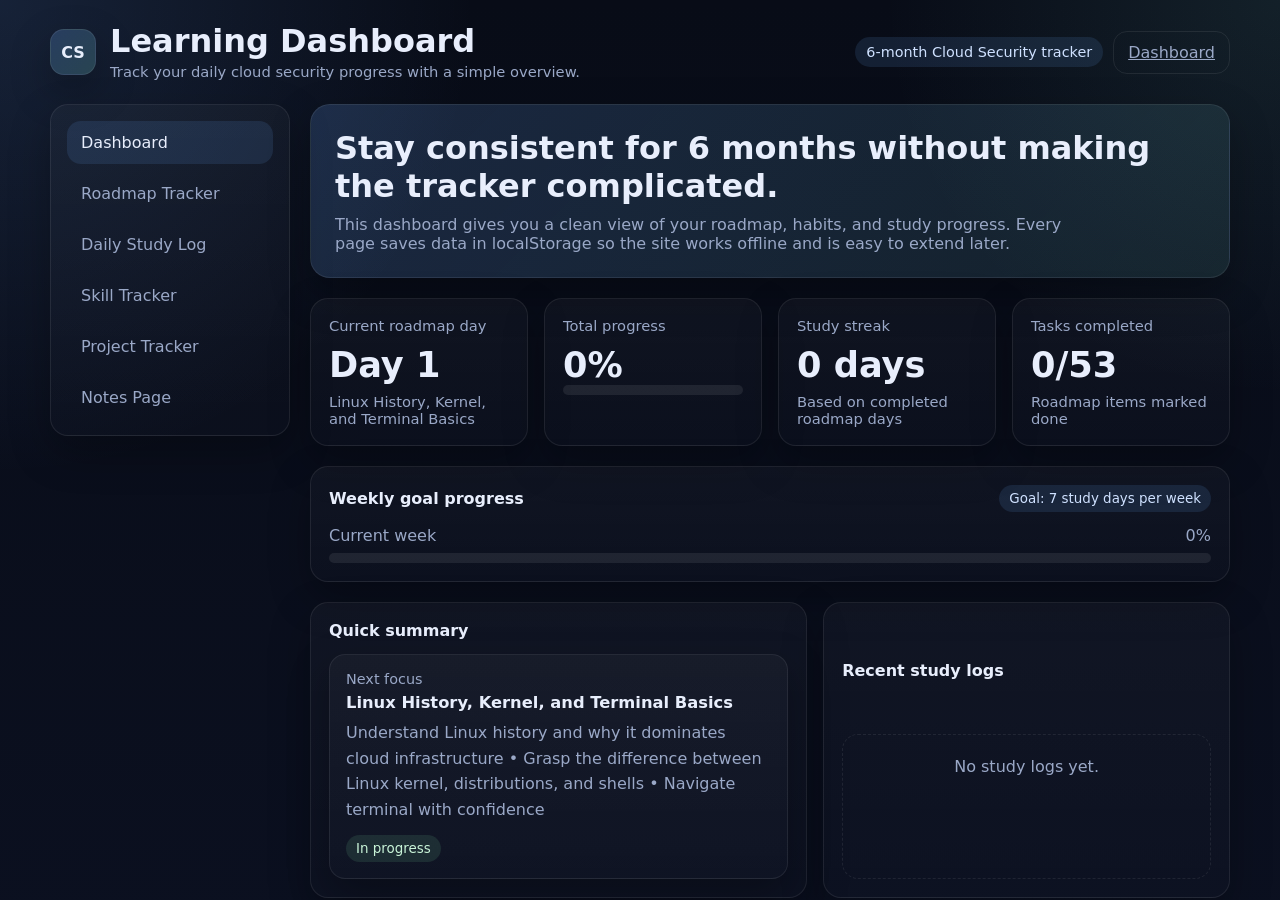
<file: index.html>
<!DOCTYPE html>
<html lang="en">
  <head>
    <meta charset="UTF-8" />
    <meta name="viewport" content="width=device-width, initial-scale=1.0" />
    <meta http-equiv="refresh" content="0; url=dashboard.html" />
    <title>Cloud Security Learning Tracker</title>
    <link rel="stylesheet" href="style.css" />
  </head>
  <body data-page="dashboard">
    <div class="wrapper">
      <div class="hero">
        <h3>Opening the dashboard...</h3>
        <p>If the page does not redirect, open <a href="dashboard.html">dashboard.html</a>.</p>
      </div>
    </div>
  </body>
</html>
</file>
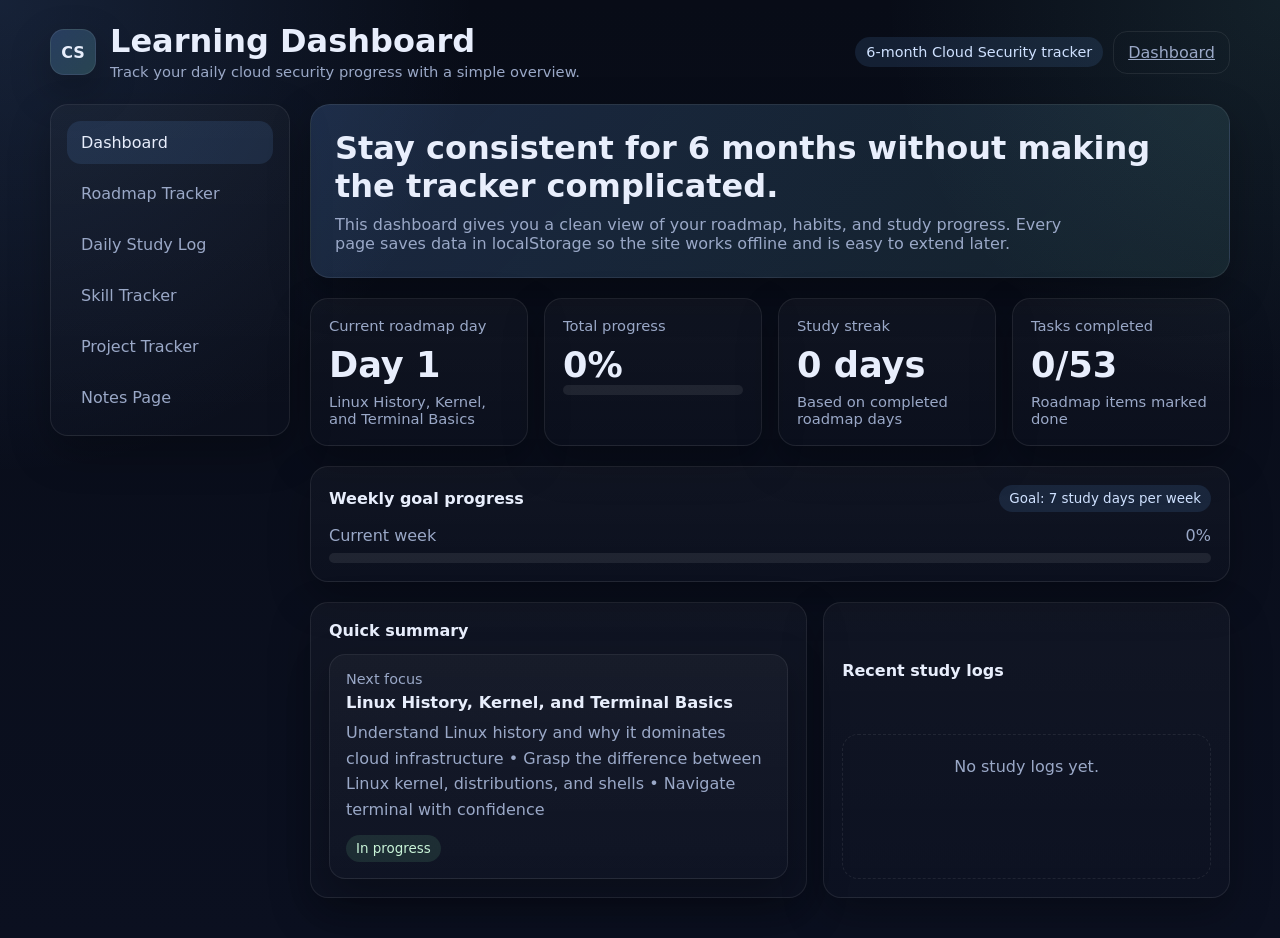
<file: dashboard.html>
<!DOCTYPE html>
<html lang="en">
  <head>
    <meta charset="UTF-8" />
    <meta name="viewport" content="width=device-width, initial-scale=1.0" />
    <title>Dashboard | Cloud Security Learning Tracker</title>
    <link rel="stylesheet" href="style.css" />
    <script defer src="script.js"></script>
  </head>
  <body data-page="dashboard">
    <div id="app"></div>
  </body>
</html>
</file>
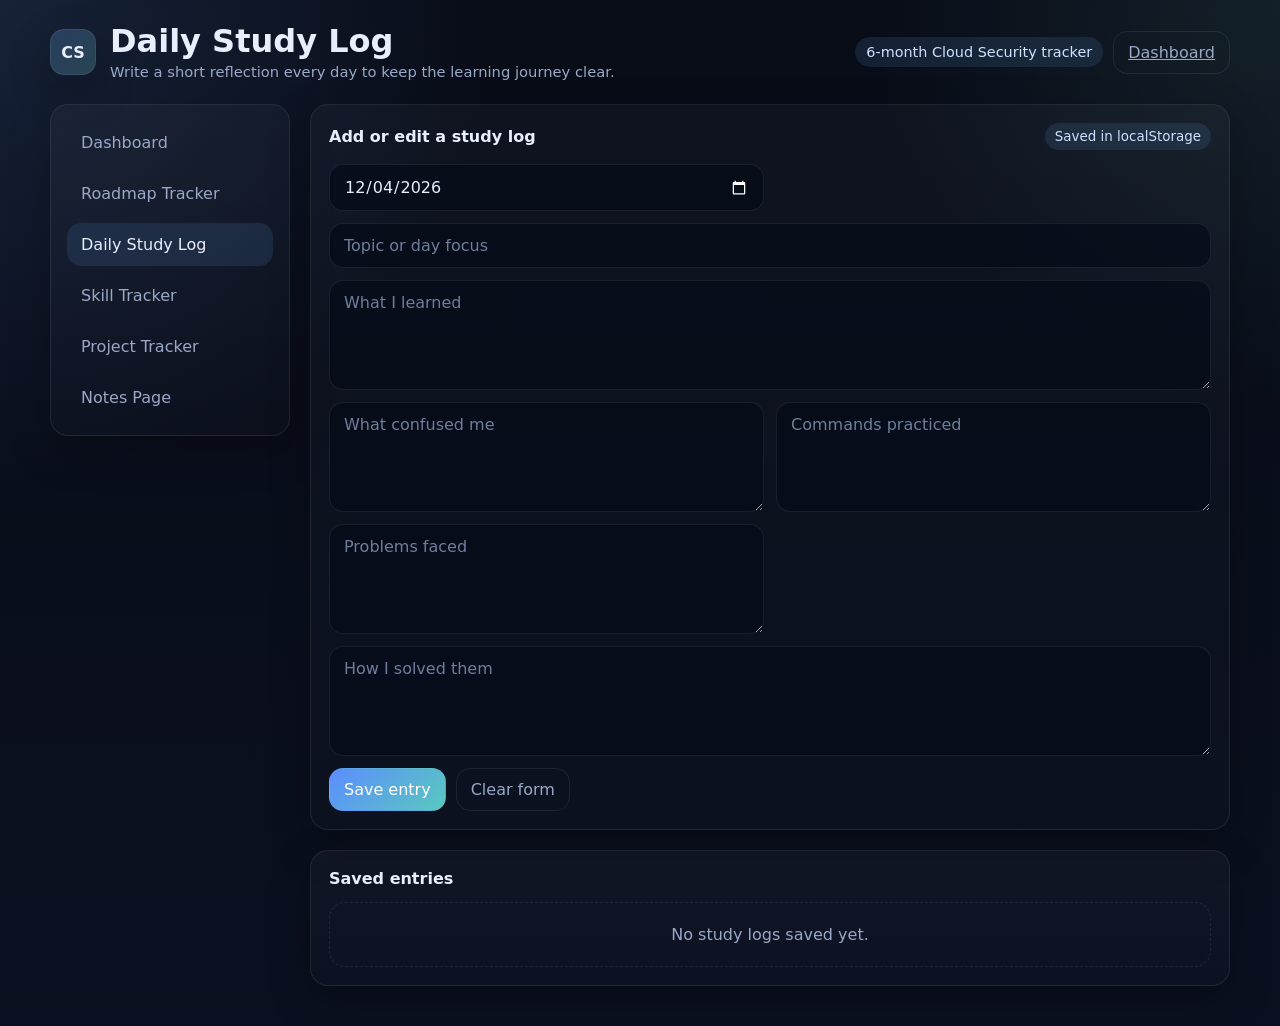
<file: logs.html>
<!DOCTYPE html>
<html lang="en">
  <head>
    <meta charset="UTF-8" />
    <meta name="viewport" content="width=device-width, initial-scale=1.0" />
    <title>Daily Study Log | Cloud Security Learning Tracker</title>
    <link rel="stylesheet" href="style.css" />
    <script defer src="script.js"></script>
  </head>
  <body data-page="logs">
    <div id="app"></div>
  </body>
</html>
</file>
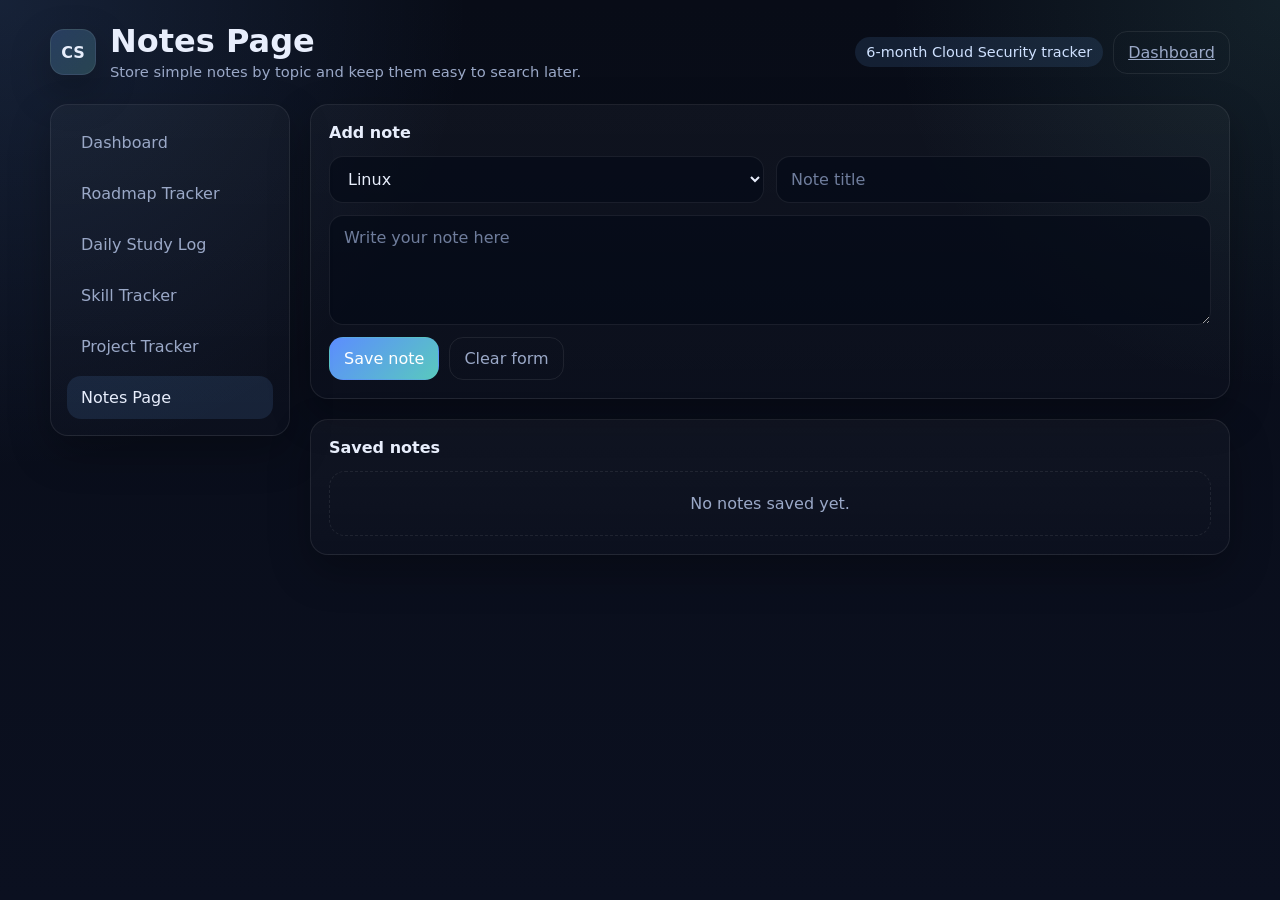
<file: notes.html>
<!DOCTYPE html>
<html lang="en">
  <head>
    <meta charset="UTF-8" />
    <meta name="viewport" content="width=device-width, initial-scale=1.0" />
    <title>Notes | Cloud Security Learning Tracker</title>
    <link rel="stylesheet" href="style.css" />
    <script defer src="script.js"></script>
  </head>
  <body data-page="notes">
    <div id="app"></div>
  </body>
</html>
</file>
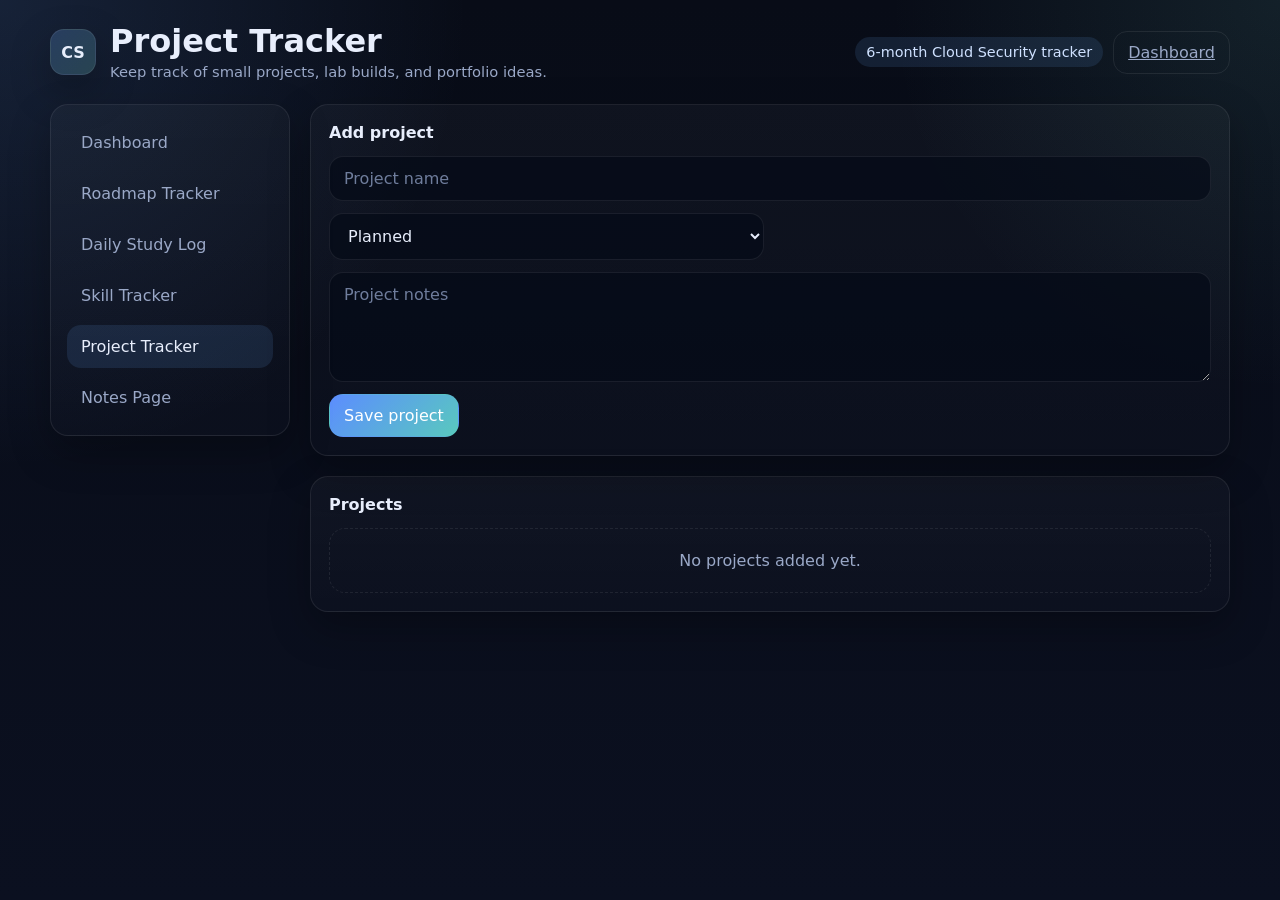
<file: projects.html>
<!DOCTYPE html>
<html lang="en">
  <head>
    <meta charset="UTF-8" />
    <meta name="viewport" content="width=device-width, initial-scale=1.0" />
    <title>Project Tracker | Cloud Security Learning Tracker</title>
    <link rel="stylesheet" href="style.css" />
    <script defer src="script.js"></script>
  </head>
  <body data-page="projects">
    <div id="app"></div>
  </body>
</html>
</file>
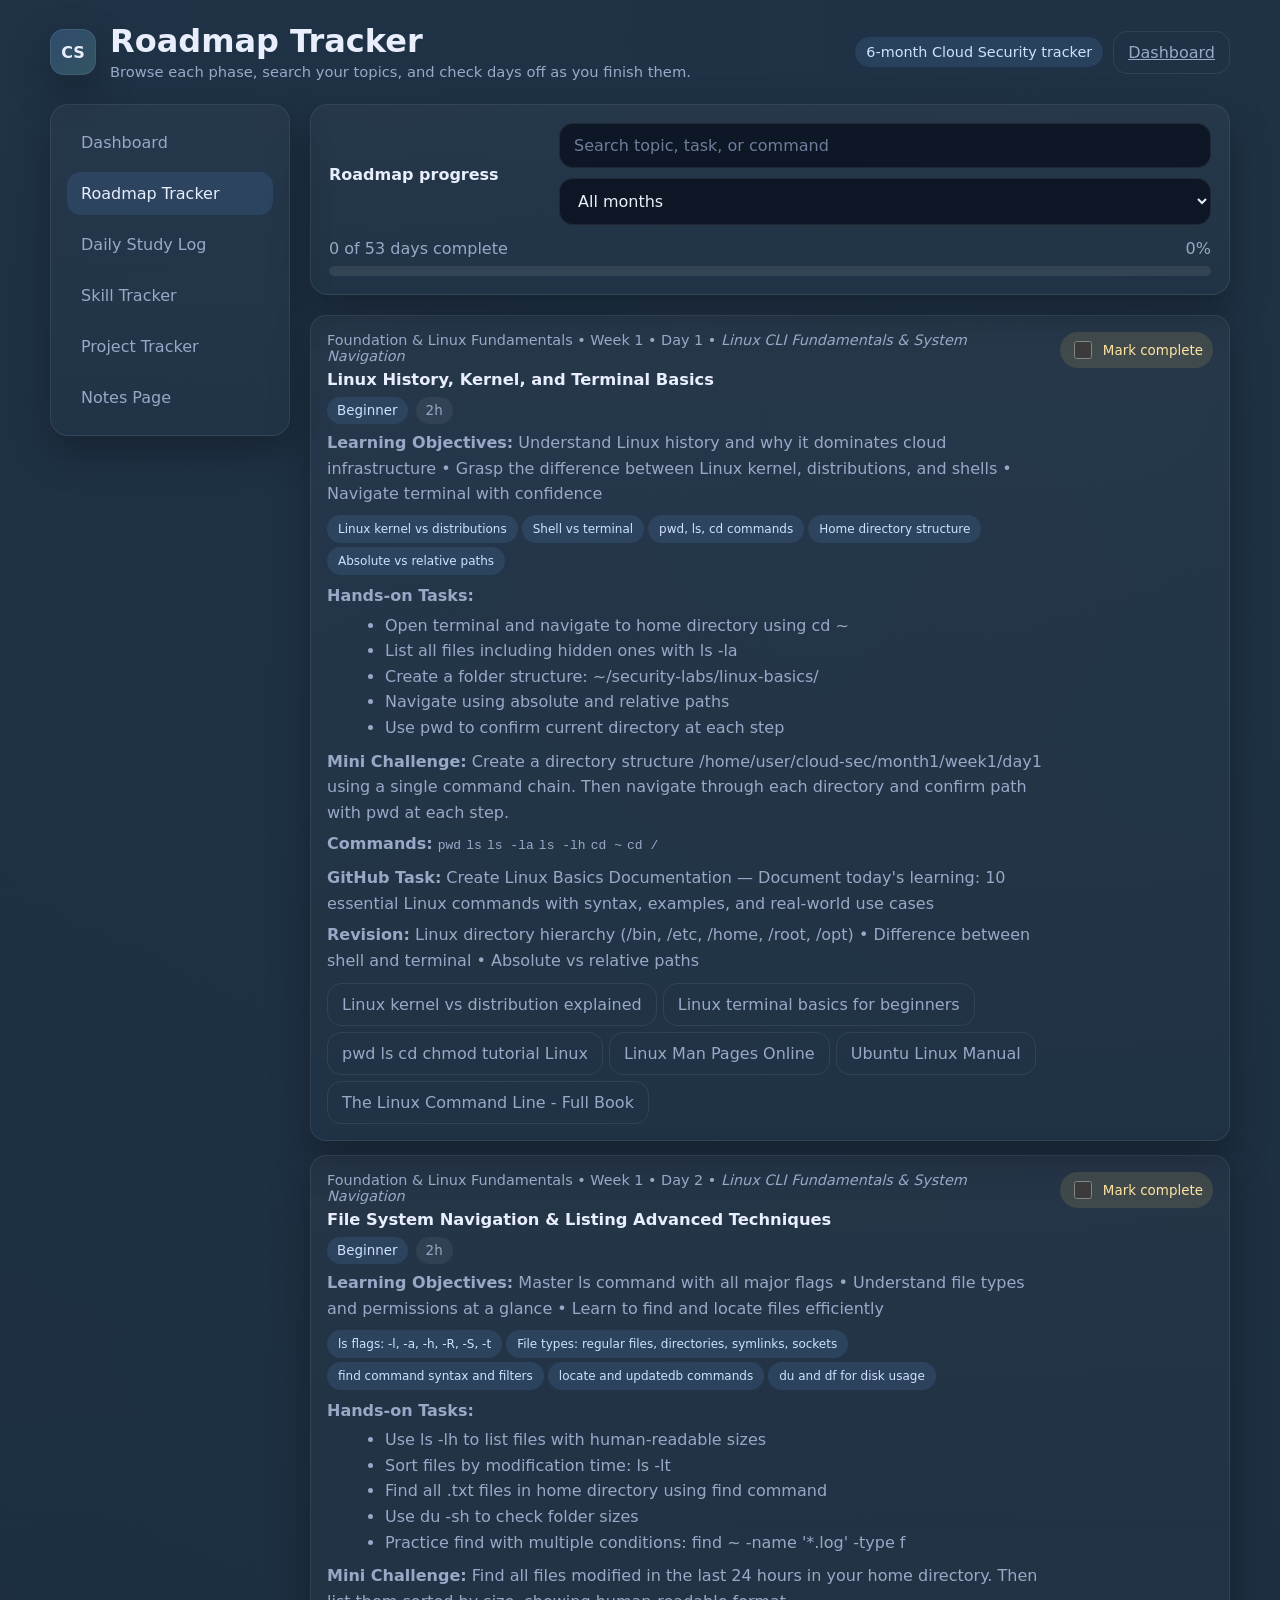
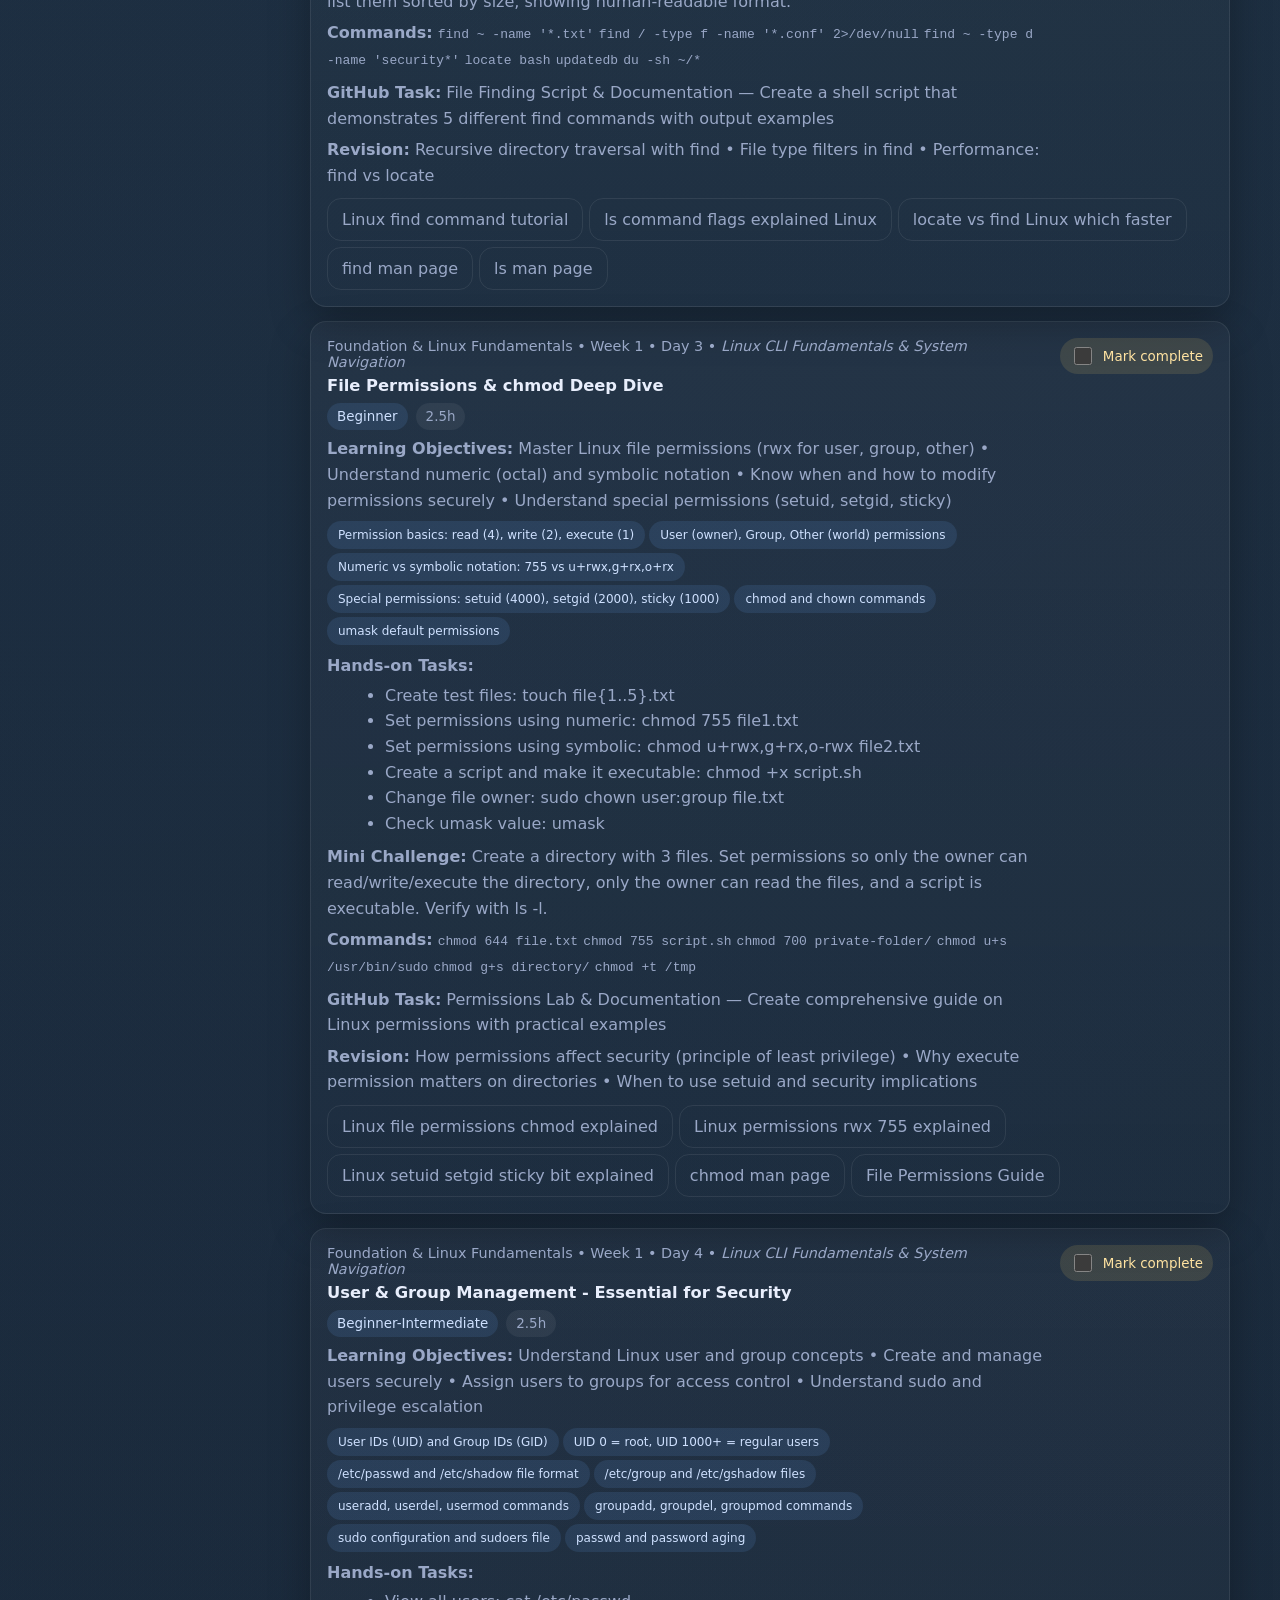
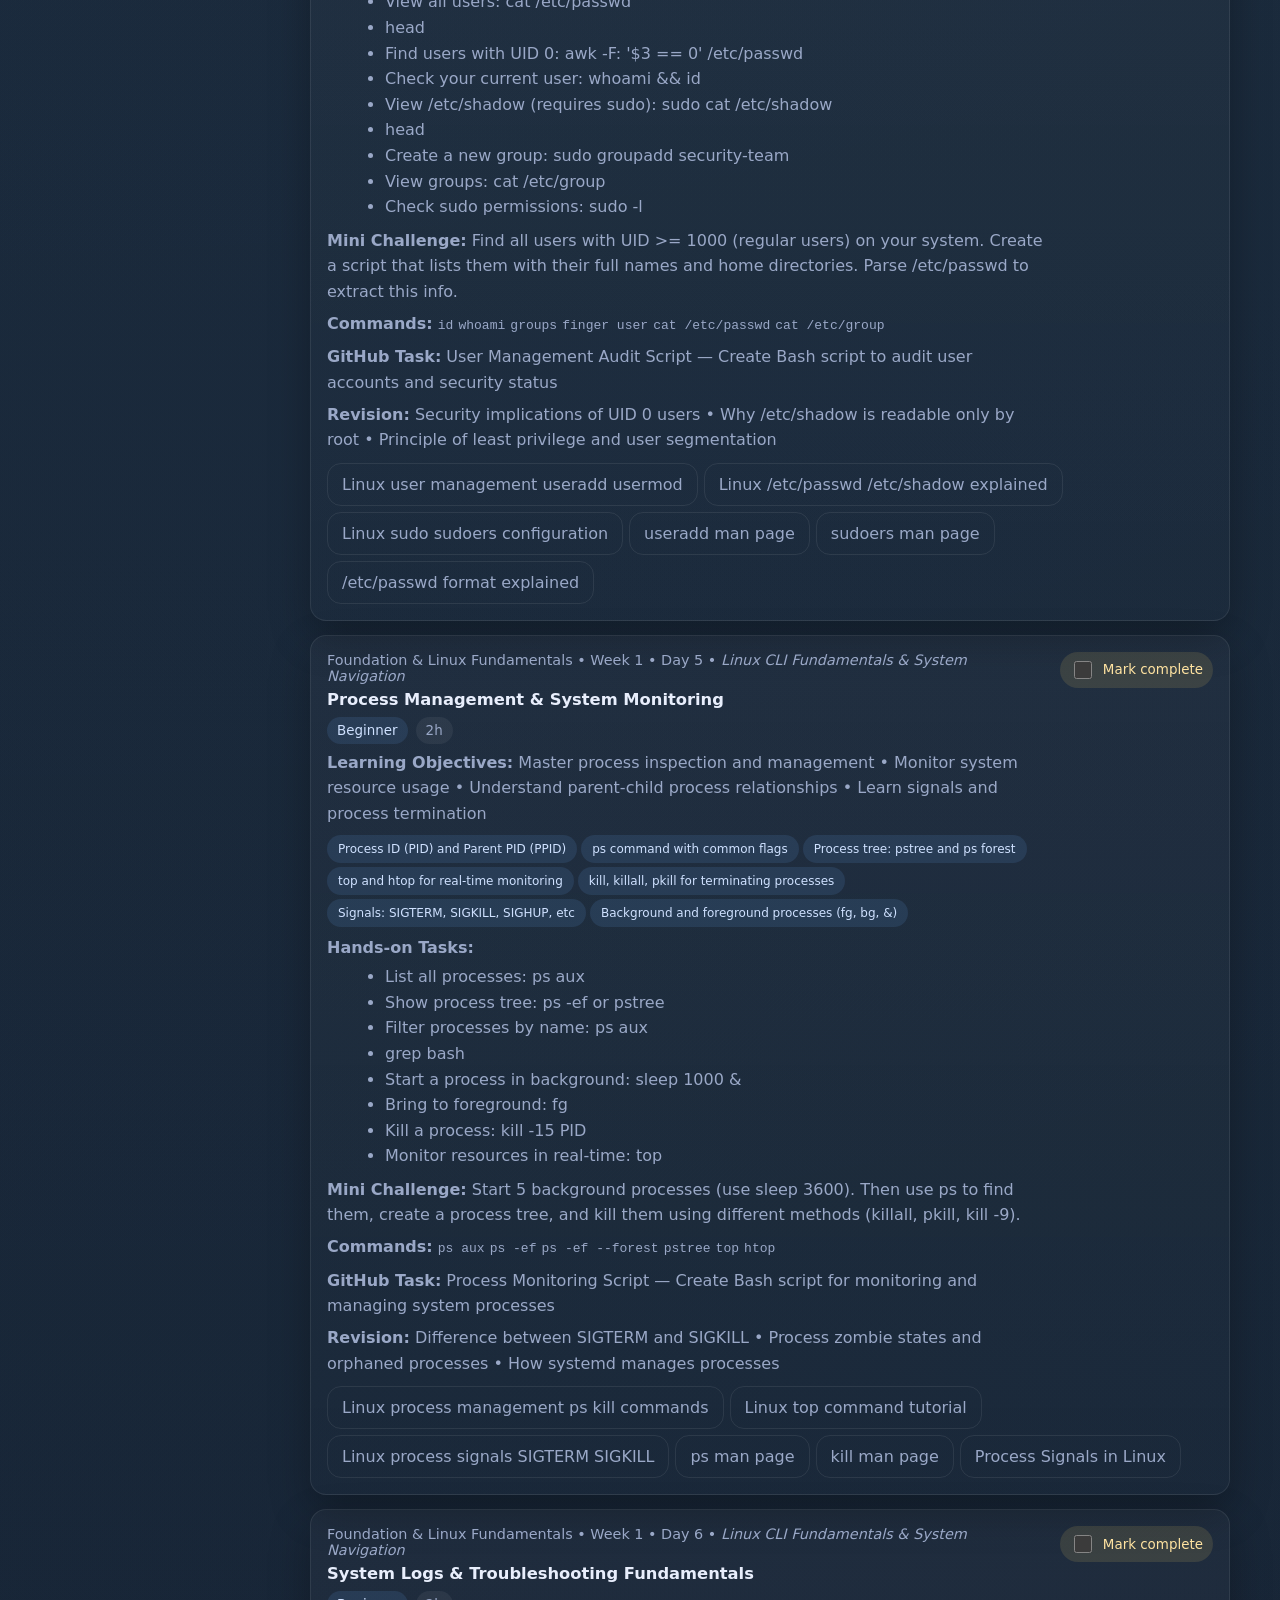
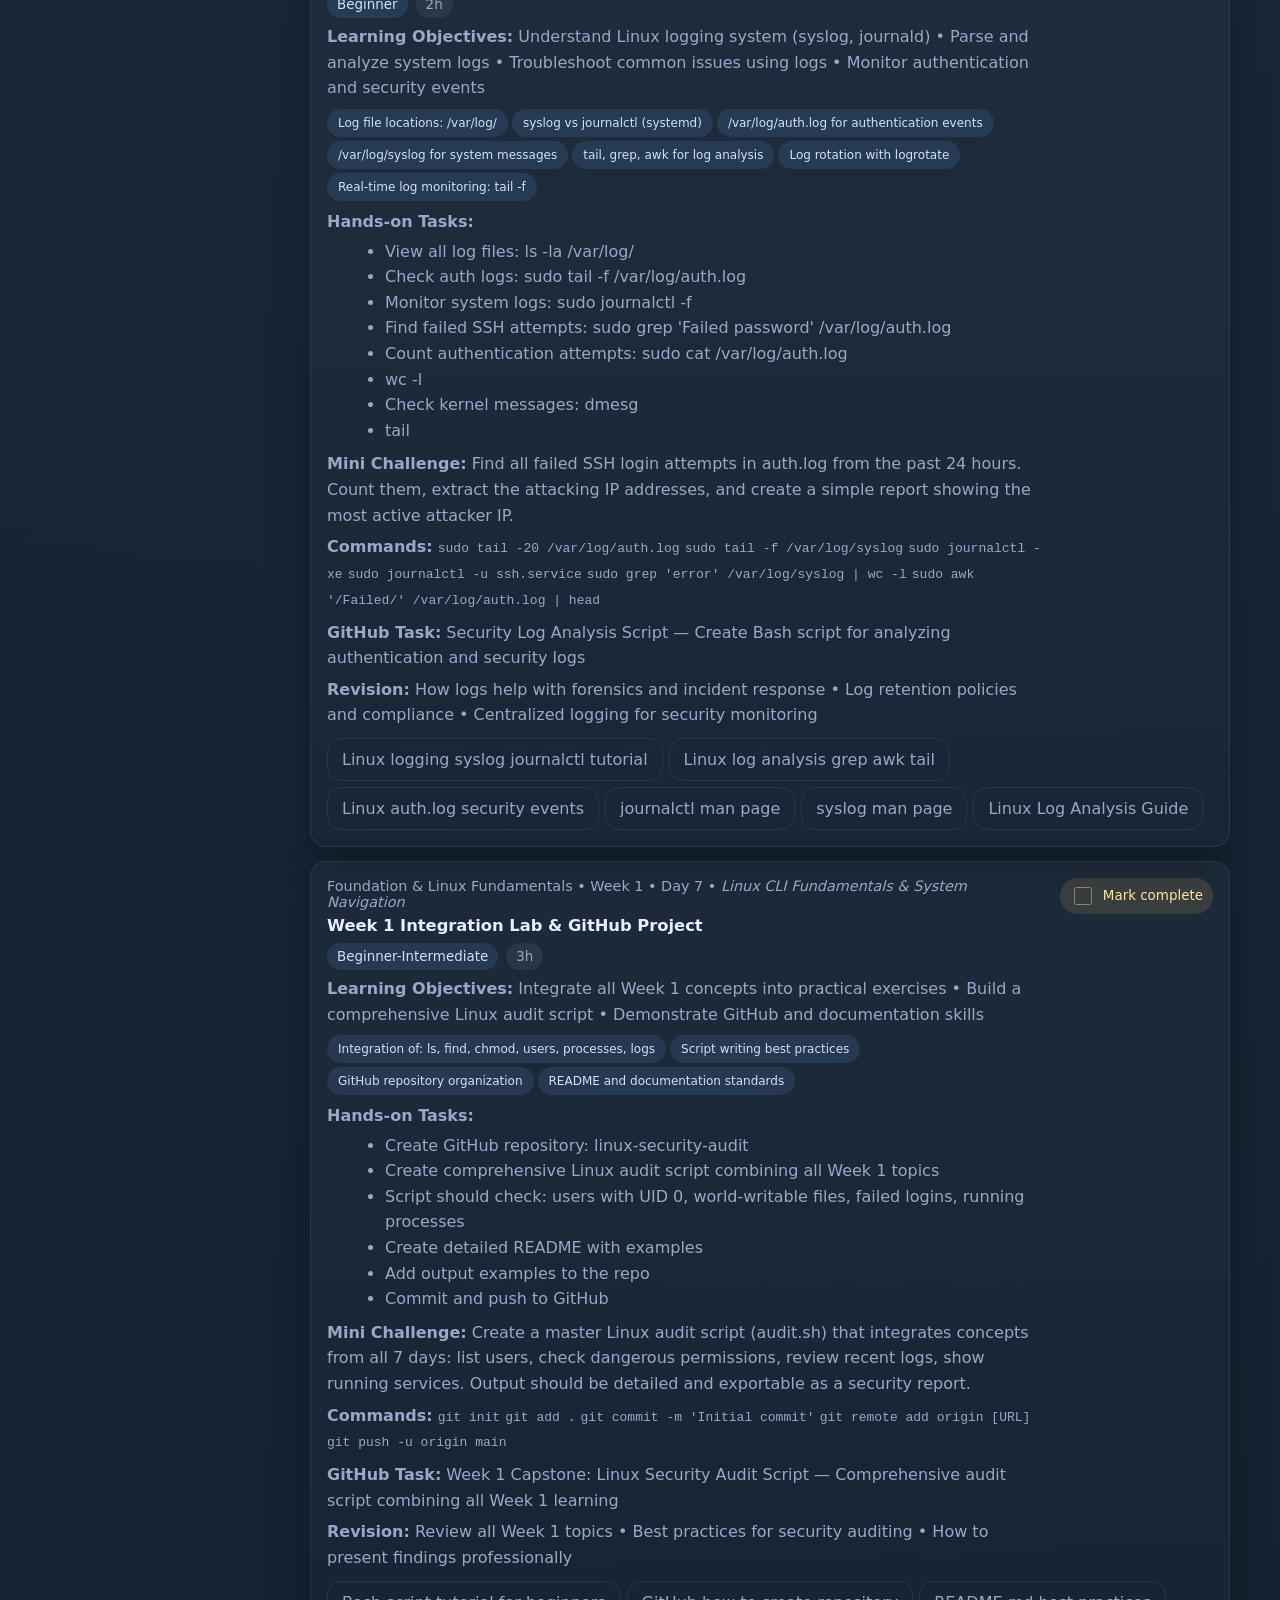
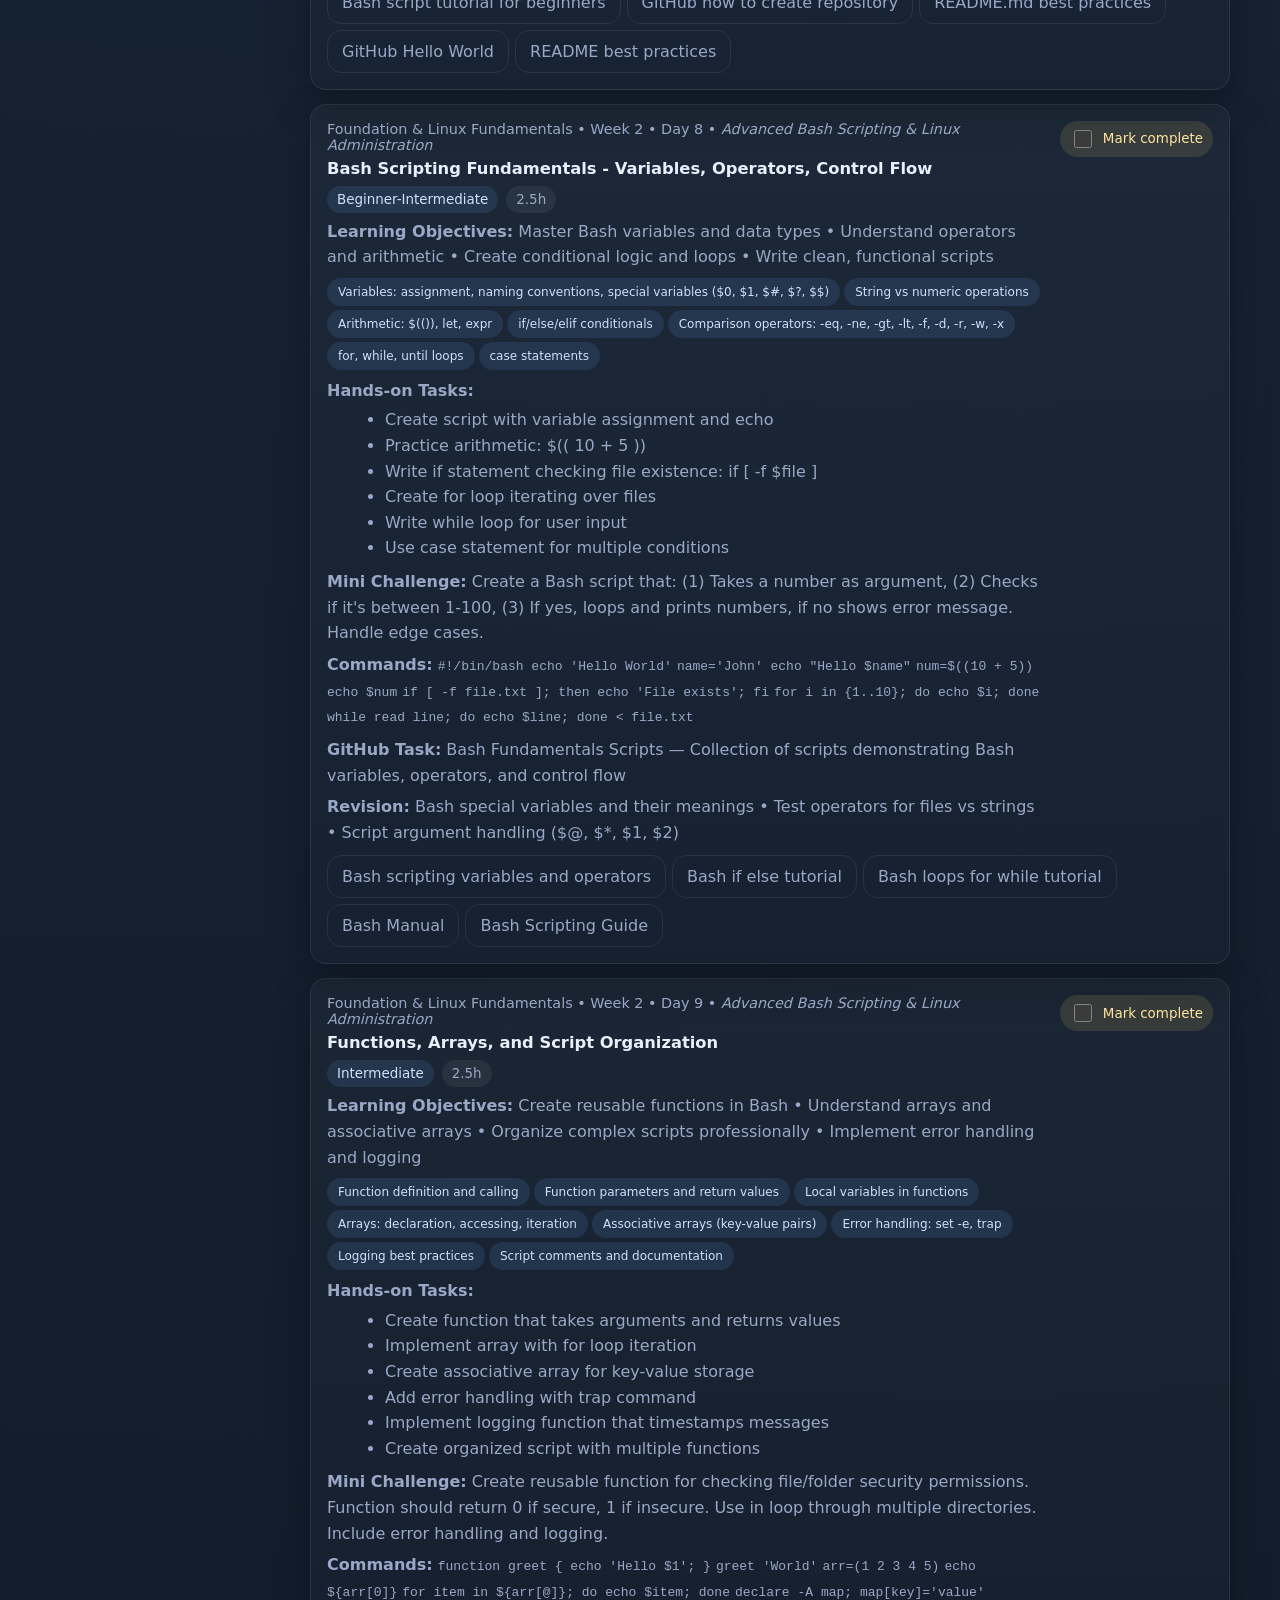
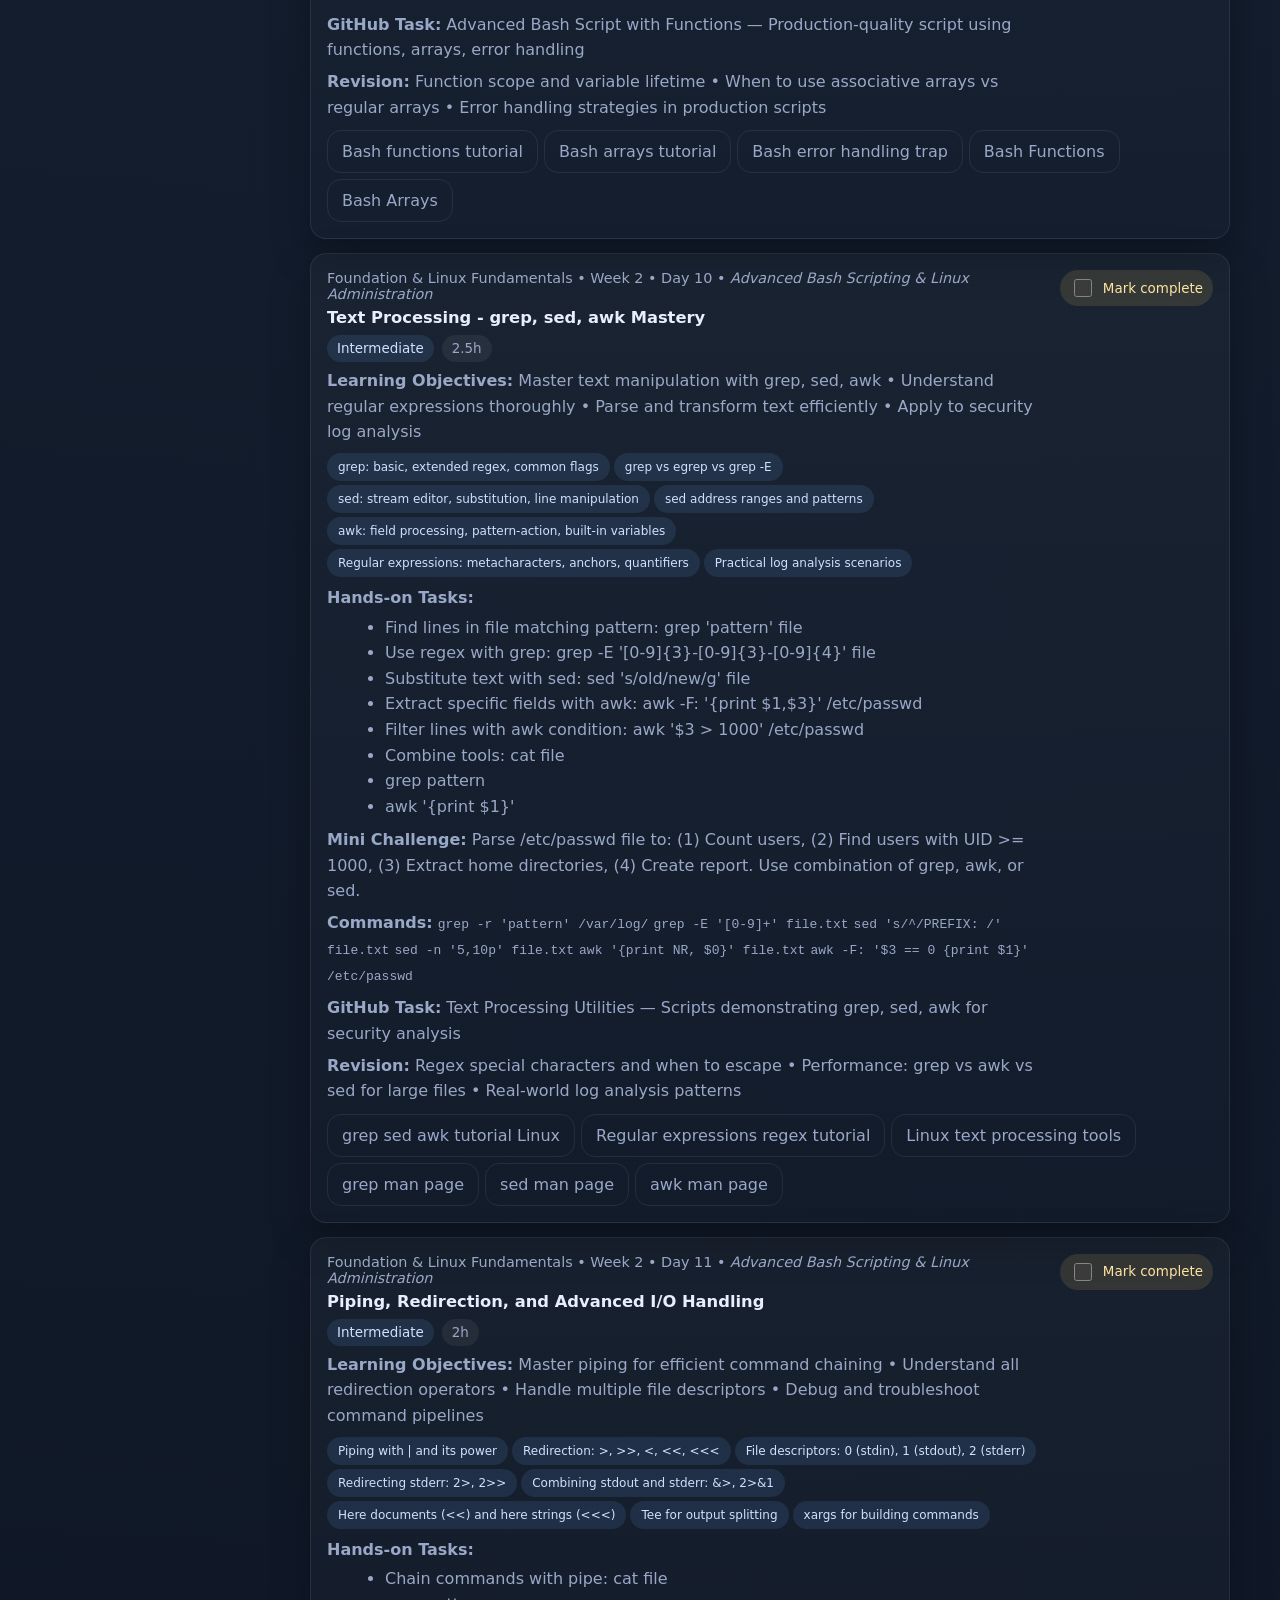
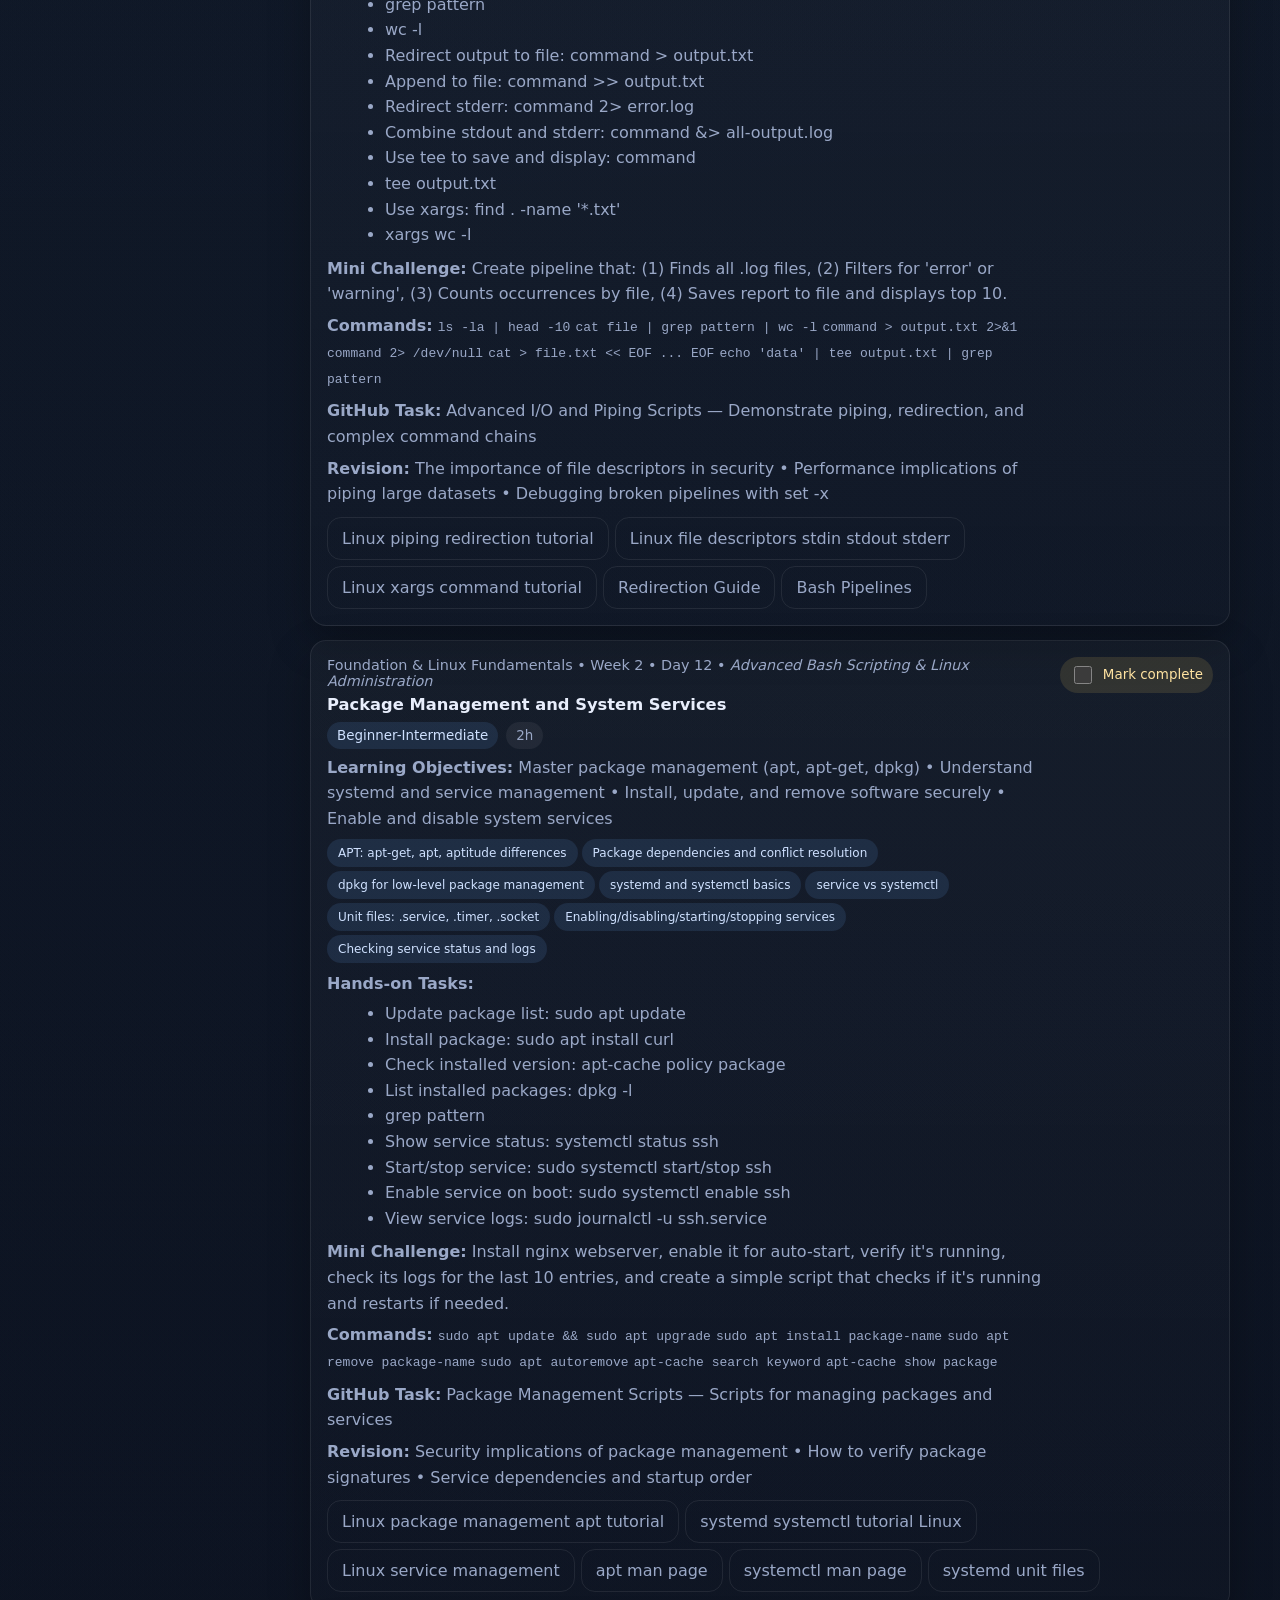
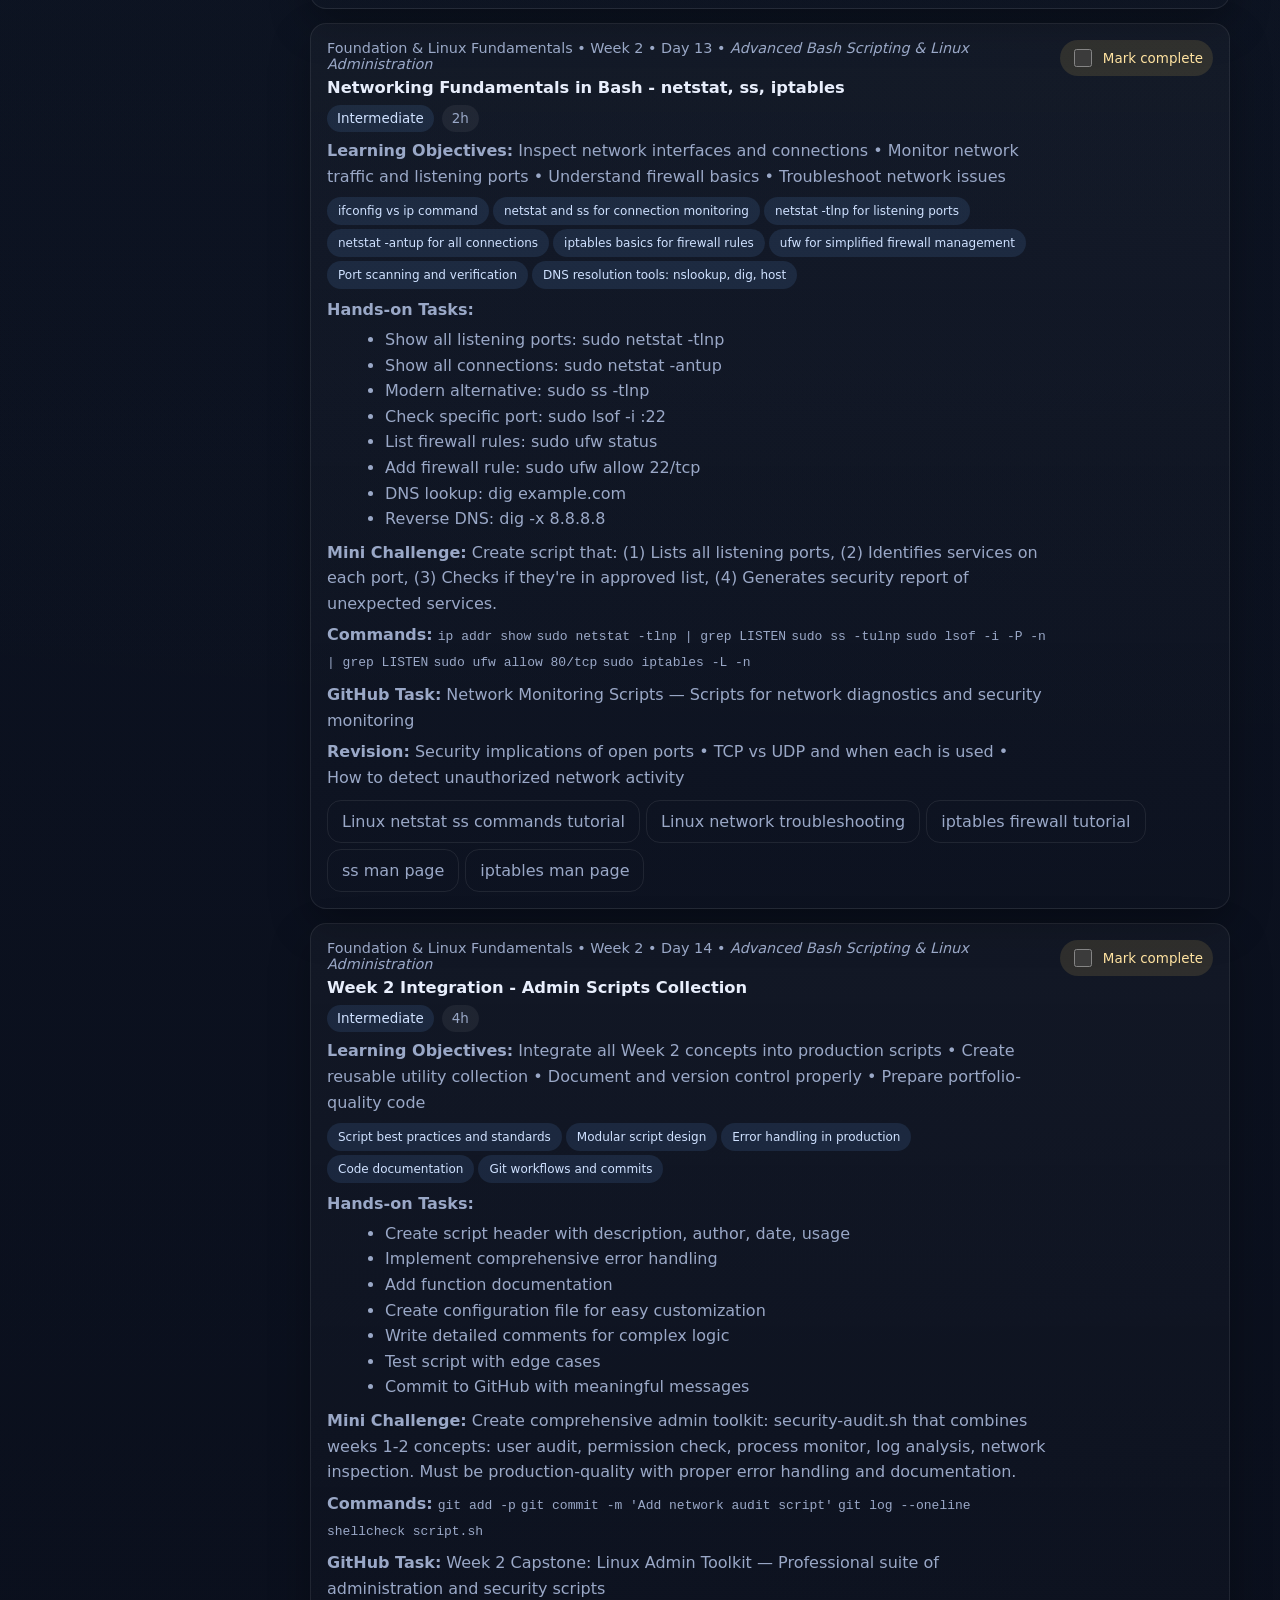
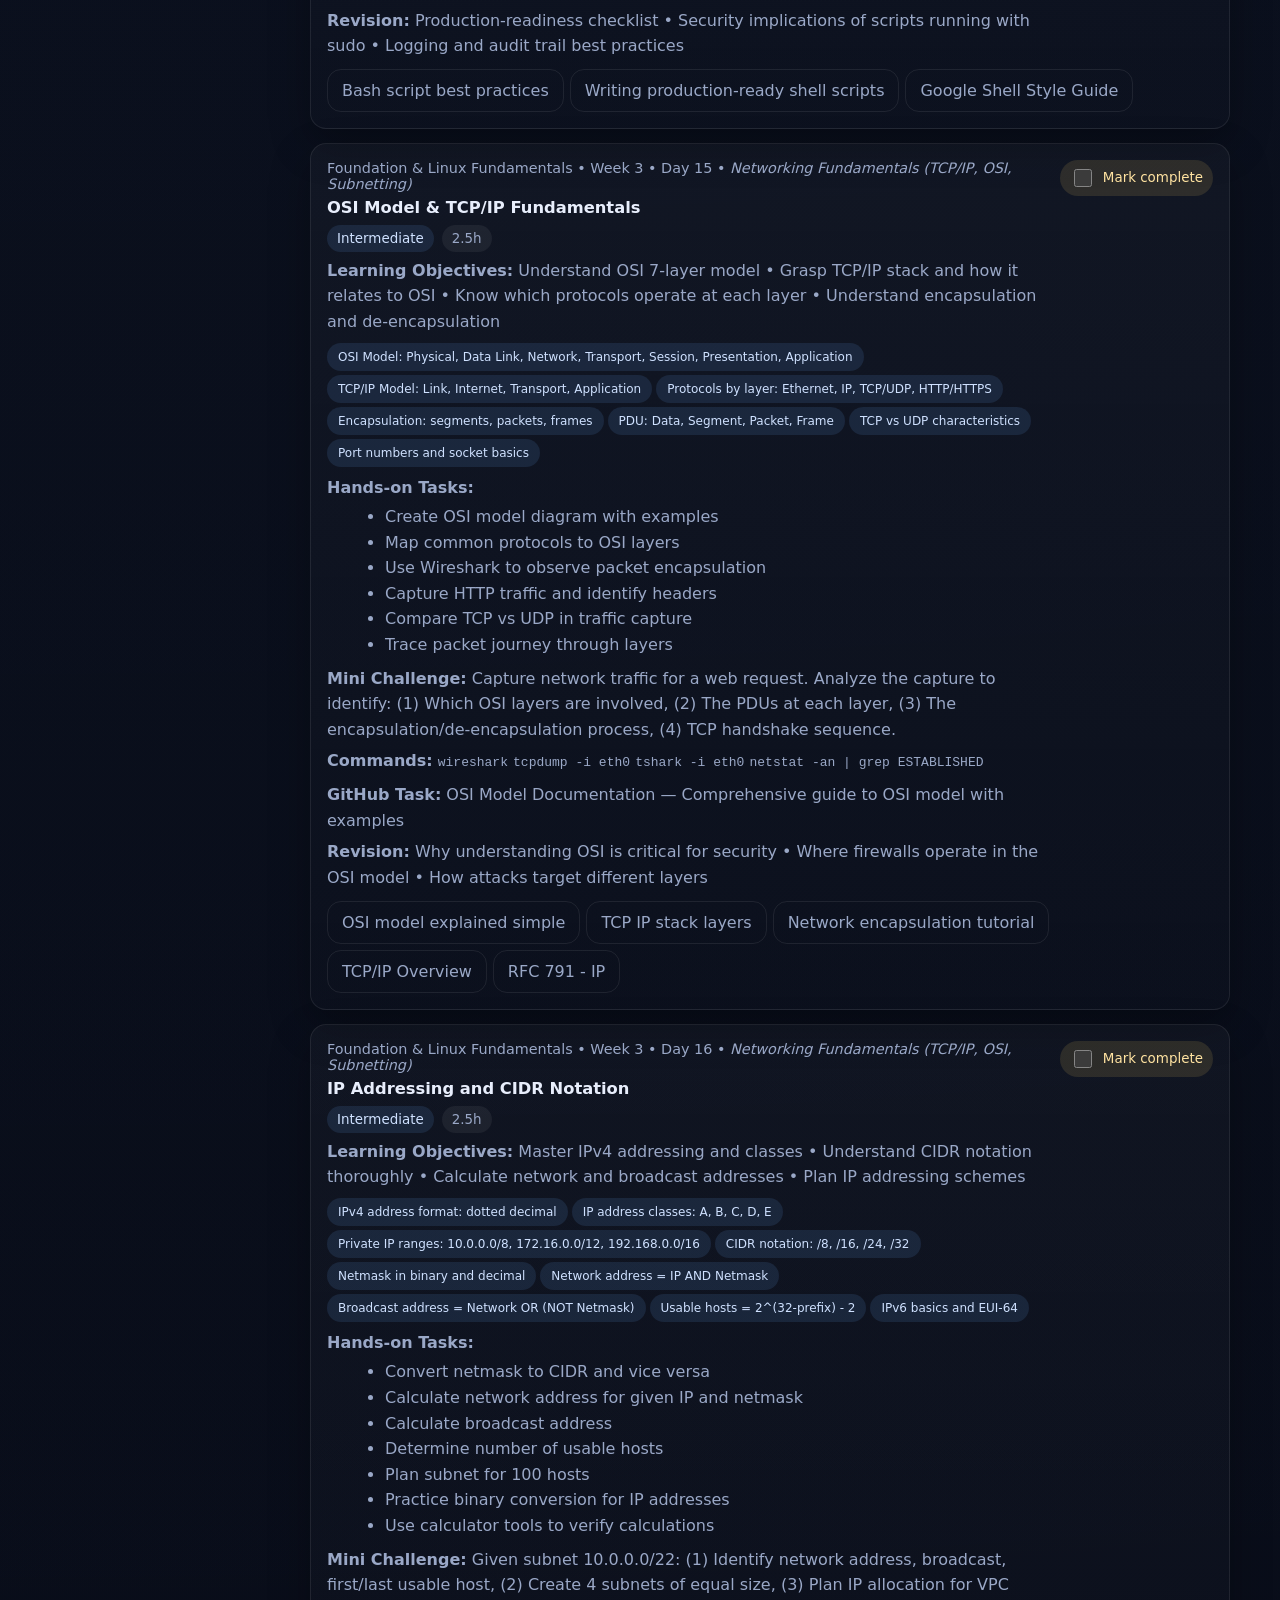
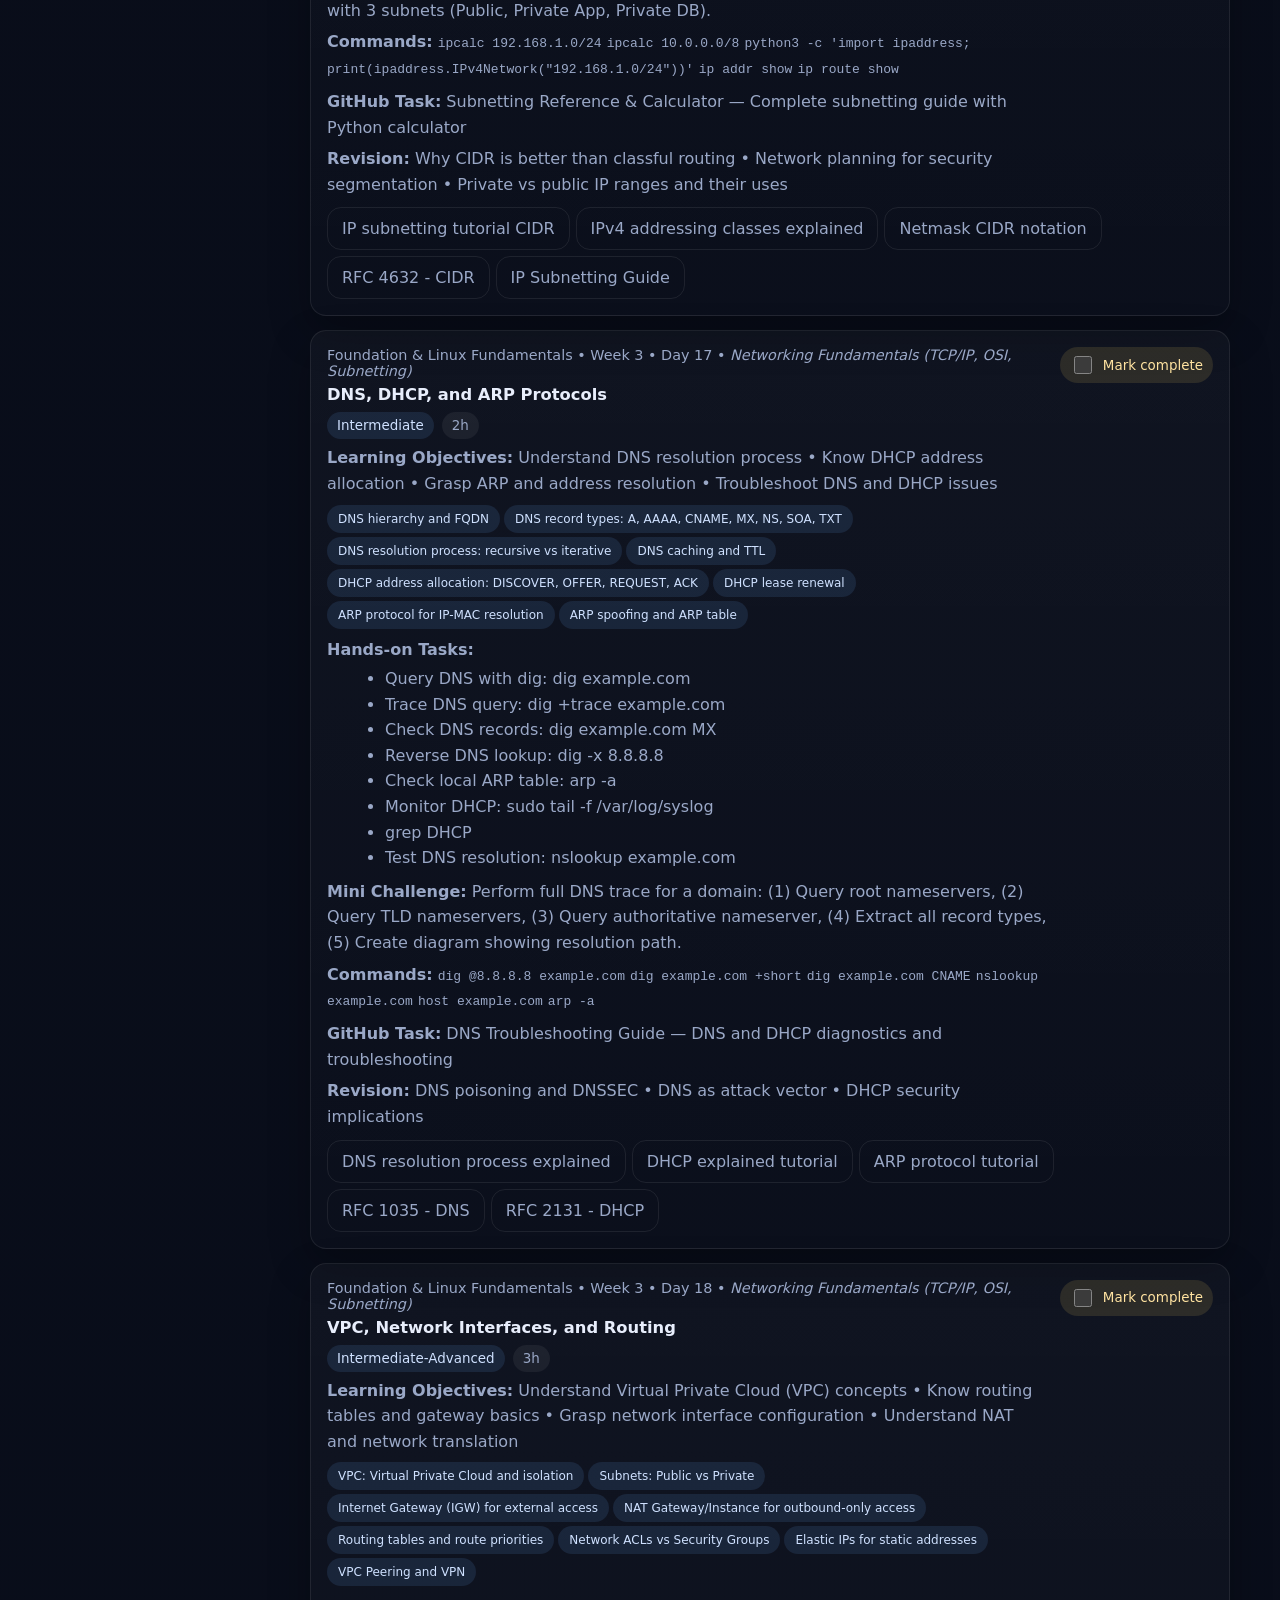
<file: roadmap.html>
<!DOCTYPE html>
<html lang="en">
  <head>
    <meta charset="UTF-8" />
    <meta name="viewport" content="width=device-width, initial-scale=1.0" />
    <title>Roadmap Tracker | Cloud Security Learning Tracker</title>
    <link rel="stylesheet" href="style.css" />
    <script defer src="script.js"></script>
  </head>
  <body data-page="roadmap">
    <div id="app"></div>
  </body>
</html>
</file>
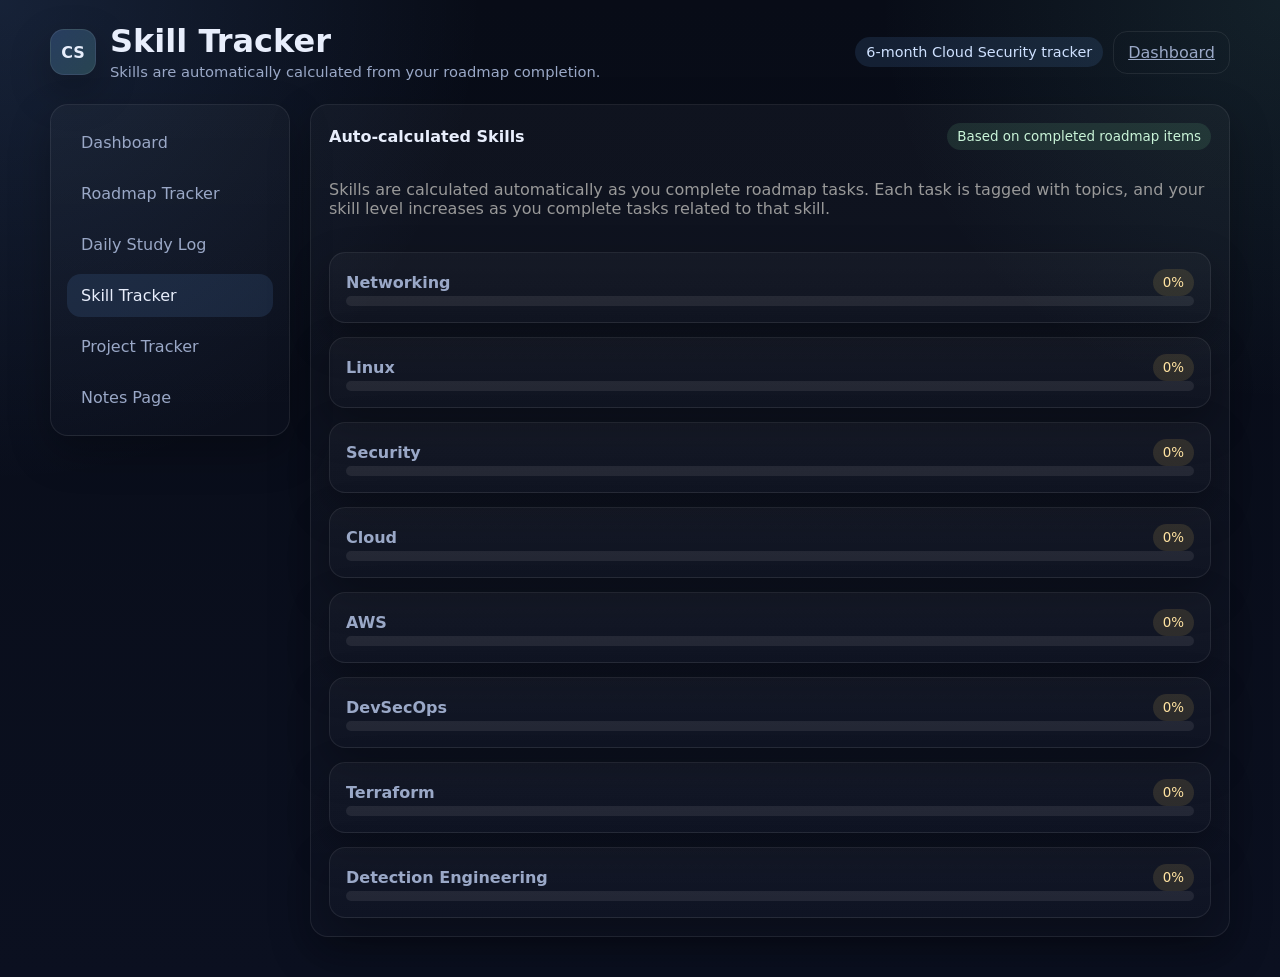
<file: skills.html>
<!DOCTYPE html>
<html lang="en">
  <head>
    <meta charset="UTF-8" />
    <meta name="viewport" content="width=device-width, initial-scale=1.0" />
    <title>Skill Tracker | Cloud Security Learning Tracker</title>
    <link rel="stylesheet" href="style.css" />
    <script defer src="script.js"></script>
  </head>
  <body data-page="skills">
    <div id="app"></div>
  </body>
</html>
</file>
<file: style.css>
/*
  Simple dark dashboard styles for the learning tracker.
  Keep the CSS readable so it is easy to expand later.
*/
:root {
  color-scheme: dark;
  --bg: #0b1020;
  --bg-soft: #11182d;
  --panel: #151f38;
  --panel-2: #1a2542;
  --border: rgba(255, 255, 255, 0.08);
  --text: #e8eefc;
  --muted: #9aa8c7;
  --accent: #6ea8fe;
  --accent-2: #77d3c9;
  --danger: #ff7a7a;
  --warning: #ffd166;
  --success: #7ddc9a;
  --shadow: 0 16px 40px rgba(0, 0, 0, 0.28);
  --radius: 18px;
  --radius-sm: 12px;
  --max-width: 1180px;
  --sidebar-width: 240px;
  --font: Inter, ui-sans-serif, system-ui, -apple-system, BlinkMacSystemFont, "Segoe UI", sans-serif;
}

* {
  box-sizing: border-box;
}

html {
  scroll-behavior: smooth;
}

body {
  margin: 0;
  min-height: 100vh;
  font-family: var(--font);
  background:
    radial-gradient(circle at top left, rgba(110, 168, 254, 0.14), transparent 30%),
    radial-gradient(circle at top right, rgba(119, 211, 201, 0.10), transparent 25%),
    linear-gradient(180deg, #080c17 0%, var(--bg) 100%);
  color: var(--text);
}

img {
  max-width: 100%;
  display: block;
}

a {
  color: inherit;
}

button,
input,
textarea,
select {
  font: inherit;
}

button {
  cursor: pointer;
}

.wrapper {
  width: min(calc(100% - 32px), var(--max-width));
  margin: 0 auto;
  padding: 24px 0 40px;
}

.topbar {
  display: flex;
  align-items: center;
  justify-content: space-between;
  gap: 16px;
  margin-bottom: 24px;
}

.brand {
  display: flex;
  align-items: center;
  gap: 14px;
}

.brand-mark {
  width: 46px;
  height: 46px;
  border-radius: 14px;
  display: grid;
  place-items: center;
  background: linear-gradient(135deg, rgba(110, 168, 254, 0.22), rgba(119, 211, 201, 0.22));
  border: 1px solid var(--border);
  box-shadow: var(--shadow);
  font-weight: 700;
}

.brand h1,
.brand h2 {
  margin: 0;
  line-height: 1.1;
}

.brand p {
  margin: 4px 0 0;
  color: var(--muted);
  font-size: 0.92rem;
}

.top-actions {
  display: flex;
  align-items: center;
  gap: 10px;
  flex-wrap: wrap;
}

.shell {
  display: grid;
  grid-template-columns: var(--sidebar-width) 1fr;
  gap: 20px;
}

.sidebar,
.card,
.panel,
.note-item,
.project-item,
.log-item,
.day-item,
.stat-box {
  background: linear-gradient(180deg, rgba(255, 255, 255, 0.03), rgba(255, 255, 255, 0.01));
  border: 1px solid var(--border);
  box-shadow: var(--shadow);
}

.sidebar {
  position: sticky;
  top: 24px;
  height: fit-content;
  border-radius: var(--radius);
  padding: 16px;
}

.nav {
  display: grid;
  gap: 8px;
}

.nav a {
  text-decoration: none;
  display: flex;
  align-items: center;
  gap: 10px;
  padding: 12px 14px;
  border-radius: 14px;
  color: var(--muted);
  transition: 0.2s ease;
}

.nav a:hover,
.nav a.active {
  background: rgba(110, 168, 254, 0.12);
  color: var(--text);
}

.main {
  display: grid;
  gap: 20px;
}

.hero {
  border-radius: calc(var(--radius) + 2px);
  padding: 24px;
  background: linear-gradient(135deg, rgba(110, 168, 254, 0.18), rgba(119, 211, 201, 0.10));
  border: 1px solid var(--border);
  box-shadow: var(--shadow);
}

.hero h3 {
  margin: 0 0 10px;
  font-size: clamp(1.4rem, 3vw, 2rem);
}

.hero p {
  margin: 0;
  color: var(--muted);
  max-width: 760px;
}

.grid-cards {
  display: grid;
  grid-template-columns: repeat(12, 1fr);
  gap: 16px;
}

.card {
  border-radius: var(--radius);
  padding: 18px;
}

.stat-box {
  grid-column: span 3;
  border-radius: var(--radius);
  padding: 18px;
}

.stat-label,
.section-label,
.small-label {
  color: var(--muted);
  font-size: 0.92rem;
}

.stat-value {
  font-size: clamp(1.6rem, 3vw, 2.2rem);
  font-weight: 700;
  margin: 10px 0 0;
}

.stat-foot {
  margin-top: 8px;
  color: var(--muted);
  font-size: 0.92rem;
}

.section {
  display: grid;
  gap: 14px;
}

.section-head {
  display: flex;
  align-items: center;
  justify-content: space-between;
  gap: 12px;
  flex-wrap: wrap;
}

.section-head h4,
.section-head h3 {
  margin: 0;
}

.controls {
  display: flex;
  gap: 10px;
  flex-wrap: wrap;
}

.input,
.textarea,
.select {
  width: 100%;
  border: 1px solid var(--border);
  background: rgba(5, 10, 24, 0.7);
  color: var(--text);
  border-radius: 14px;
  padding: 12px 14px;
  outline: none;
}

.textarea {
  min-height: 110px;
  resize: vertical;
}

.input::placeholder,
.textarea::placeholder {
  color: #6f7d9c;
}

.btn {
  border: 1px solid transparent;
  background: var(--panel-2);
  color: var(--text);
  padding: 11px 14px;
  border-radius: 14px;
  transition: 0.2s ease;
}

.btn:hover {
  transform: translateY(-1px);
}

.btn-primary {
  background: linear-gradient(135deg, #5c8dff, #59c9be);
  color: white;
}

.btn-ghost {
  background: transparent;
  border-color: var(--border);
  color: var(--muted);
}

.pill {
  display: inline-flex;
  align-items: center;
  gap: 6px;
  padding: 7px 11px;
  border-radius: 999px;
  background: rgba(110, 168, 254, 0.12);
  color: #cfe1ff;
  font-size: 0.9rem;
}

.progress {
  width: 100%;
  height: 10px;
  border-radius: 999px;
  background: rgba(255, 255, 255, 0.08);
  overflow: hidden;
}

.progress > span {
  display: block;
  height: 100%;
  border-radius: inherit;
  background: linear-gradient(90deg, var(--accent), var(--accent-2));
}

.meter {
  display: grid;
  gap: 8px;
}

.meter-row {
  display: flex;
  align-items: center;
  justify-content: space-between;
  gap: 12px;
  color: var(--muted);
}

.list,
.note-list,
.project-list,
.log-list,
.day-list {
  display: grid;
  gap: 14px;
}

.day-item,
.note-item,
.project-item,
.log-item {
  border-radius: 16px;
  padding: 16px;
}

.day-top,
.note-top,
.project-top,
.log-top {
  display: flex;
  justify-content: space-between;
  gap: 12px;
  flex-wrap: wrap;
  align-items: start;
}

.day-meta,
.note-meta,
.project-meta,
.log-meta {
  color: var(--muted);
  font-size: 0.9rem;
}

.day-title {
  margin: 6px 0 8px;
  font-size: 1.02rem;
}

.day-text {
  margin: 0;
  color: var(--muted);
  line-height: 1.6;
}

.day-links {
  display: flex;
  flex-wrap: wrap;
  gap: 8px;
  margin-top: 12px;
}

.day-links a {
  text-decoration: none;
}

.checkbox {
  width: 18px;
  height: 18px;
  accent-color: var(--accent);
}

.split {
  display: grid;
  grid-template-columns: 1.1fr 0.9fr;
  gap: 16px;
}

.form-grid {
  display: grid;
  grid-template-columns: repeat(2, minmax(0, 1fr));
  gap: 12px;
}

.form-grid .full {
  grid-column: 1 / -1;
}

.footer-note {
  color: var(--muted);
  font-size: 0.9rem;
}

.empty {
  color: var(--muted);
  text-align: center;
  padding: 22px;
  border: 1px dashed var(--border);
  border-radius: 16px;
}

.toolbar {
  display: flex;
  gap: 10px;
  flex-wrap: wrap;
}

.badge {
  display: inline-flex;
  align-items: center;
  padding: 6px 10px;
  border-radius: 999px;
  background: rgba(255, 255, 255, 0.06);
  color: var(--muted);
  font-size: 0.84rem;
}

.badge.success { color: #c9f4d8; background: rgba(125, 220, 154, 0.12); }
.badge.warning { color: #ffe3a1; background: rgba(255, 209, 102, 0.12); }
.badge.info { color: #cfe1ff; background: rgba(110, 168, 254, 0.12); }
.badge.danger { color: #ffc3c3; background: rgba(255, 122, 122, 0.12); }

@media (max-width: 980px) {
  .shell {
    grid-template-columns: 1fr;
  }

  .sidebar {
    position: static;
  }

  .stat-box {
    grid-column: span 6;
  }

  .split {
    grid-template-columns: 1fr;
  }
}

@media (max-width: 700px) {
  .wrapper {
    width: min(calc(100% - 20px), var(--max-width));
    padding-top: 14px;
  }

  .topbar {
    align-items: start;
    flex-direction: column;
  }

  .grid-cards,
  .form-grid {
    grid-template-columns: 1fr;
  }

  .stat-box {
    grid-column: span 12;
  }

  .hero,
  .card {
    padding: 16px;
  }
}
</file>
